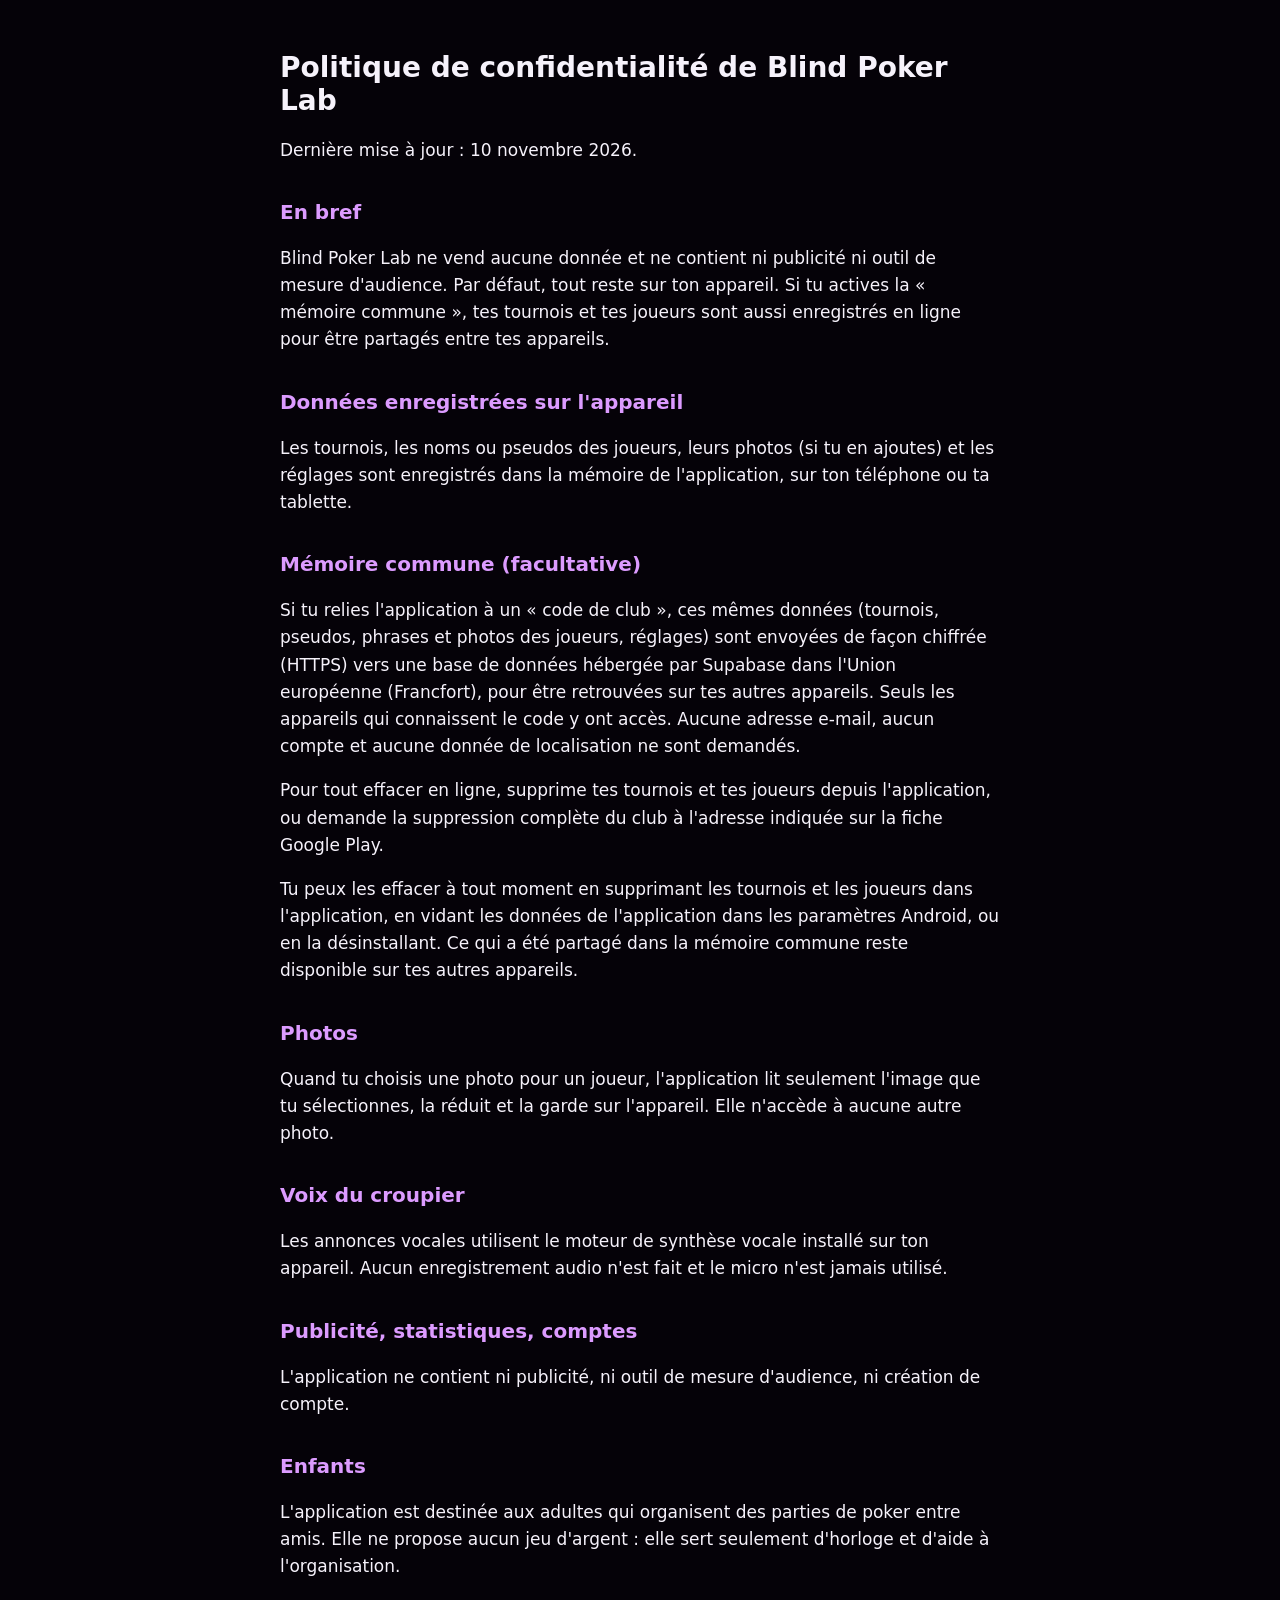
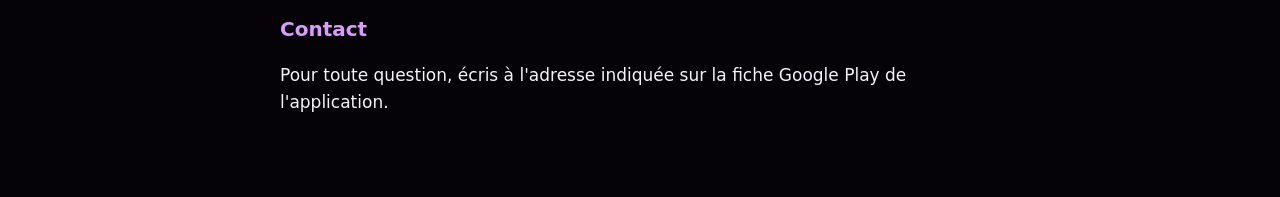
<file: confidentialite.html>
<!doctype html>
<html lang="fr">
<head>
<meta charset="utf-8">
<meta name="viewport" content="width=device-width, initial-scale=1">
<title>Blind Poker Lab – Politique de confidentialité</title>
<style>
body { margin: 0; background: #050208; color: #f6f2fb; font: 17px/1.6 system-ui, sans-serif; }
main { max-width: 720px; margin: 0 auto; padding: 32px 16px 64px; }
h1 { font-size: 28px; line-height: 1.2; } h2 { font-size: 20px; margin-top: 32px; color: #dc9bff; }
a { color: #dc9bff; }
</style>
</head>
<body>
<main>
<h1>Politique de confidentialité de Blind Poker Lab</h1>
<p>Dernière mise à jour : 10 novembre 2026.</p>

<h2>En bref</h2>
<p>Blind Poker Lab ne vend aucune donnée et ne contient ni publicité ni outil de mesure d'audience. Par défaut, tout reste sur ton appareil. Si tu actives la « mémoire commune », tes tournois et tes joueurs sont aussi enregistrés en ligne pour être partagés entre tes appareils.</p>

<h2>Données enregistrées sur l'appareil</h2>
<p>Les tournois, les noms ou pseudos des joueurs, leurs photos (si tu en ajoutes) et les réglages sont enregistrés dans la mémoire de l'application, sur ton téléphone ou ta tablette.</p>

<h2>Mémoire commune (facultative)</h2>
<p>Si tu relies l'application à un « code de club », ces mêmes données (tournois, pseudos, phrases et photos des joueurs, réglages) sont envoyées de façon chiffrée (HTTPS) vers une base de données hébergée par Supabase dans l'Union européenne (Francfort), pour être retrouvées sur tes autres appareils. Seuls les appareils qui connaissent le code y ont accès. Aucune adresse e-mail, aucun compte et aucune donnée de localisation ne sont demandés.</p>
<p>Pour tout effacer en ligne, supprime tes tournois et tes joueurs depuis l'application, ou demande la suppression complète du club à l'adresse indiquée sur la fiche Google Play.</p>
<p>Tu peux les effacer à tout moment en supprimant les tournois et les joueurs dans l'application, en vidant les données de l'application dans les paramètres Android, ou en la désinstallant. Ce qui a été partagé dans la mémoire commune reste disponible sur tes autres appareils.</p>

<h2>Photos</h2>
<p>Quand tu choisis une photo pour un joueur, l'application lit seulement l'image que tu sélectionnes, la réduit et la garde sur l'appareil. Elle n'accède à aucune autre photo.</p>

<h2>Voix du croupier</h2>
<p>Les annonces vocales utilisent le moteur de synthèse vocale installé sur ton appareil. Aucun enregistrement audio n'est fait et le micro n'est jamais utilisé.</p>

<h2>Publicité, statistiques, comptes</h2>
<p>L'application ne contient ni publicité, ni outil de mesure d'audience, ni création de compte.</p>

<h2>Enfants</h2>
<p>L'application est destinée aux adultes qui organisent des parties de poker entre amis. Elle ne propose aucun jeu d'argent : elle sert seulement d'horloge et d'aide à l'organisation.</p>

<h2>Contact</h2>
<p>Pour toute question, écris à l'adresse indiquée sur la fiche Google Play de l'application.</p>
</main>
</body>
</html>
</file>
